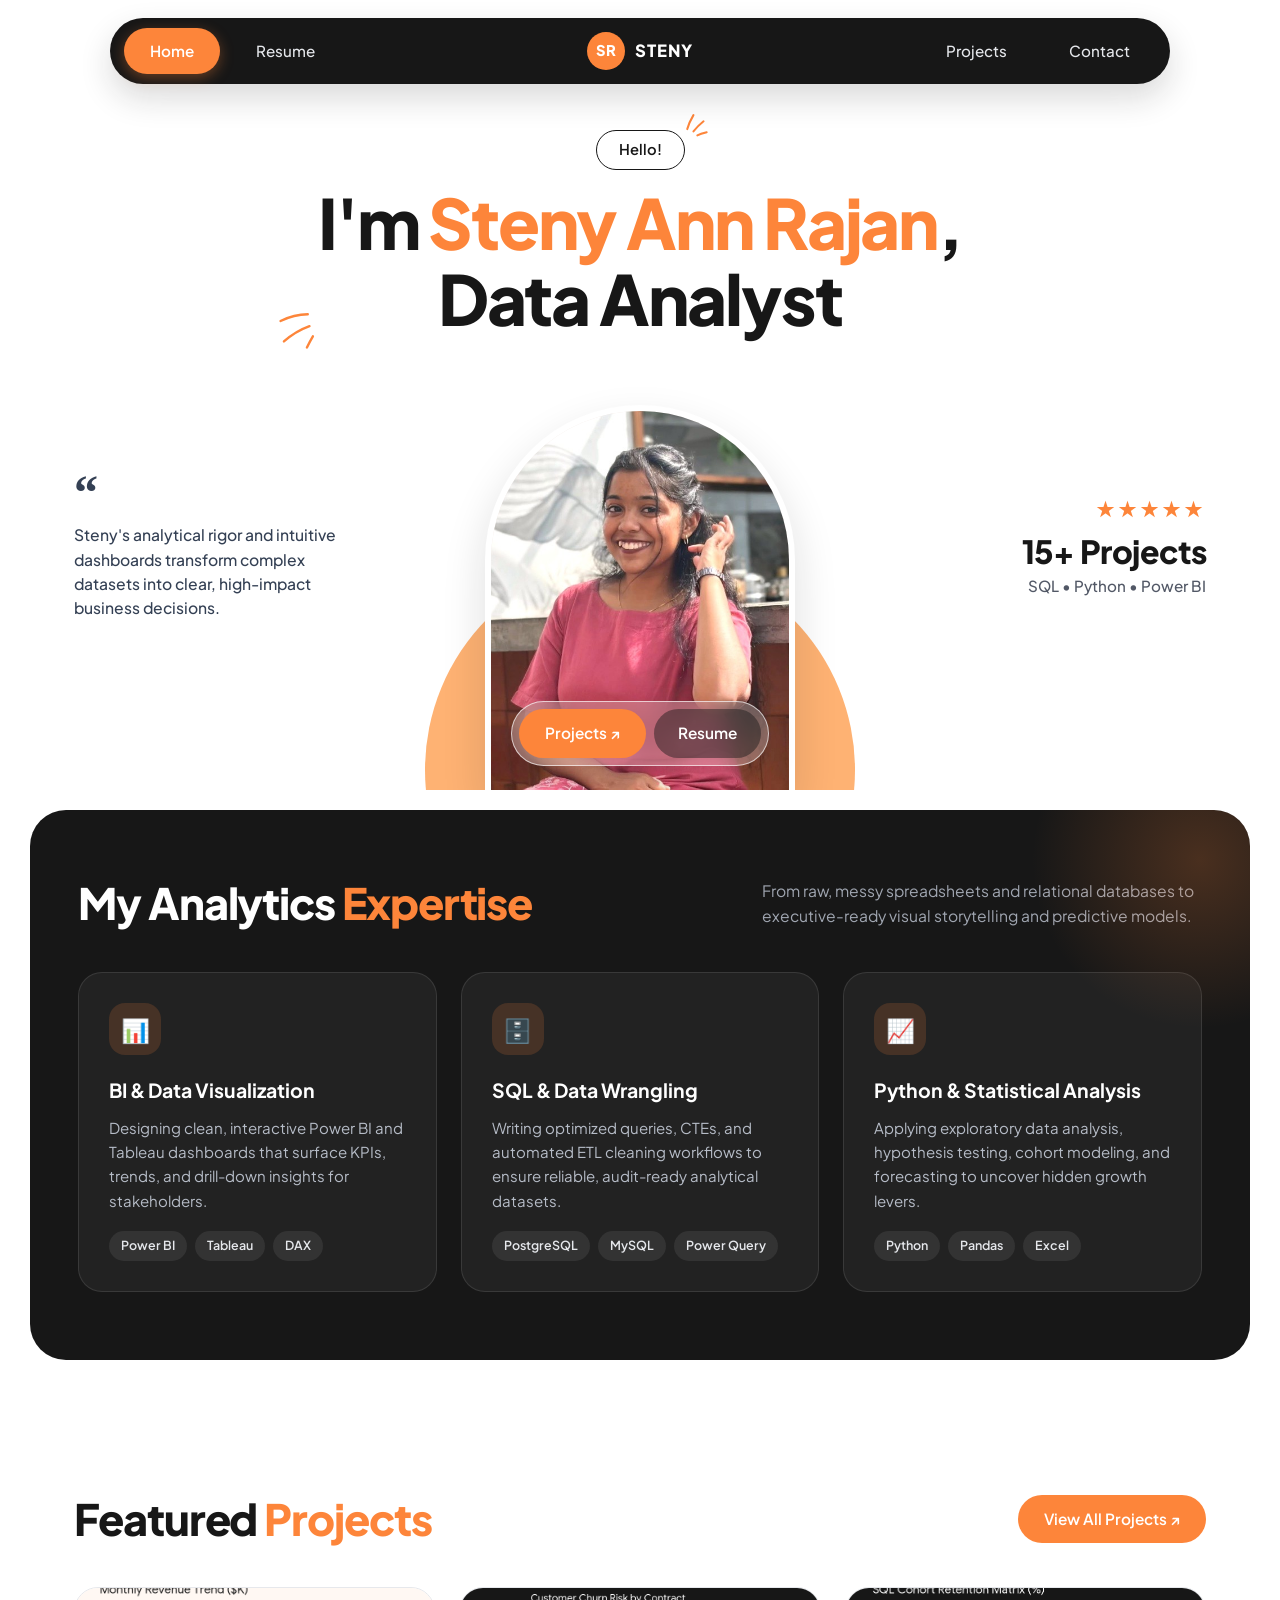
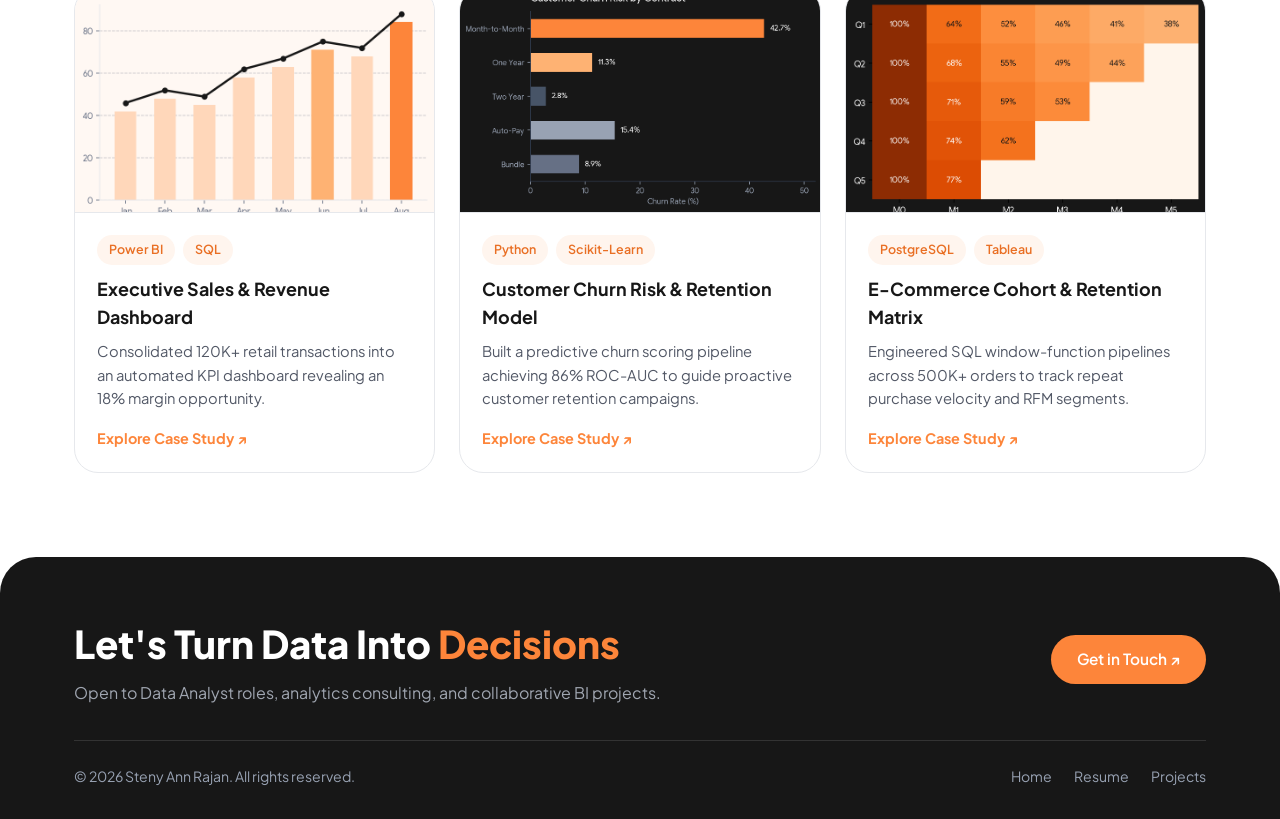
<file: index.html>
<!DOCTYPE html>
<html lang="en">
<head>
  <meta charset="UTF-8" />
  <meta name="viewport" content="width=device-width, initial-scale=1.0" />
  <title>Steny Ann Rajan — Data Analyst Portfolio</title>
  <link rel="stylesheet" href="styles.css" />
</head>
<body>
  <header class="site-header">
    <nav class="nav-pill" aria-label="Main Navigation">
      <div class="nav-group left">
        <a href="index.html" class="nav-link active">Home</a>
        <a href="resume.html" class="nav-link">Resume</a>
      </div>

      <a href="index.html" class="brand" aria-label="Steny Ann Rajan Home">
        <span class="brand-icon">SR</span>
        <span class="brand-name">Steny</span>
      </a>

      <div class="nav-group right">
        <a href="projects.html" class="nav-link">Projects</a>
        <a href="mailto:stenyannrajan@example.com" class="nav-link">Contact</a>
      </div>

      <button id="navToggle" class="nav-toggle" aria-label="Toggle menu" aria-expanded="false">☰</button>
    </nav>

    <div id="mobileMenu" class="mobile-menu">
      <a href="index.html" class="nav-link active">Home</a>
      <a href="resume.html" class="nav-link">Resume</a>
      <a href="projects.html" class="nav-link">Projects</a>
      <a href="mailto:stenyannrajan@example.com" class="nav-link">Contact</a>
    </div>
  </header>

  <main>
    <!-- HERO SECTION -->
    <section class="hero">
      <div class="container">
        <div class="hello-wrap">
          <span class="hello-pill">Hello!</span>
          <svg class="spark-top" viewBox="0 0 36 36" fill="none" xmlns="http://www.w3.org/2000/svg" aria-hidden="true">
            <path d="M8 22C10 15 13 9 16 4" stroke="#FD853A" stroke-width="2.6" stroke-linecap="round"/>
            <path d="M16 25C20 20 24 16 29 12" stroke="#FD853A" stroke-width="2.6" stroke-linecap="round"/>
            <path d="M21 30C25 28 29 27 33 26" stroke="#FD853A" stroke-width="2.6" stroke-linecap="round"/>
          </svg>
        </div>

        <div>
          <div class="hero-title-wrap">
            <h1 class="hero-title">
              I'm <span class="accent">Steny Ann Rajan</span>,<br />
              Data Analyst
            </h1>
            <svg class="spark-bottom" viewBox="0 0 54 54" fill="none" xmlns="http://www.w3.org/2000/svg" aria-hidden="true">
              <path d="M42 12C31 12 20 15 10 20" stroke="#FD853A" stroke-width="2.8" stroke-linecap="round"/>
              <path d="M44 26C33 30 23 36 14 44" stroke="#FD853A" stroke-width="2.8" stroke-linecap="round"/>
              <path d="M48 38C45 43 43 47 41 51" stroke="#FD853A" stroke-width="2.8" stroke-linecap="round"/>
            </svg>
          </div>
        </div>

        <div class="hero-stage">
          <!-- Left Testimonial / Value Statement -->
          <div class="hero-quote">
            <div class="quote-mark">“</div>
            <p>
              Steny's analytical rigor and intuitive dashboards transform complex datasets into clear, high-impact business decisions.
            </p>
          </div>

          <!-- Center Portrait + Orange Semi-Circle + Glass CTA -->
          <div class="hero-visual">
            <div class="orange-semicircle" aria-hidden="true"></div>
            <div class="portrait-frame">
              <img src="steny.jpg" alt="Steny Ann Rajan — Data Analyst" />
            </div>
            <div class="hero-cta-pill">
              <a href="projects.html" class="btn-primary-pill">Projects ↗</a>
              <a href="resume.html" class="btn-ghost-pill">Resume</a>
            </div>
          </div>

          <!-- Right Rating / Metric -->
          <div class="hero-rating">
            <div class="stars" aria-label="5 out of 5 stars">★★★★★</div>
            <div class="stat-number">15+ Projects</div>
            <div class="stat-label">SQL • Python • Power BI</div>
          </div>
        </div>
      </div>
    </section>

    <!-- DARK CORE EXPERTISE SECTION -->
    <section class="section-dark-wrap">
      <div class="section-dark">
        <div class="section-head">
          <h2 class="section-title">My Analytics <span class="accent">Expertise</span></h2>
          <p class="section-sub">
            From raw, messy spreadsheets and relational databases to executive-ready visual storytelling and predictive models.
          </p>
        </div>

        <div class="cards-3">
          <article class="service-card">
            <div class="service-icon">📊</div>
            <h3>BI &amp; Data Visualization</h3>
            <p>
              Designing clean, interactive Power BI and Tableau dashboards that surface KPIs, trends, and drill-down insights for stakeholders.
            </p>
            <div class="tag-row">
              <span class="tag-dark">Power BI</span>
              <span class="tag-dark">Tableau</span>
              <span class="tag-dark">DAX</span>
            </div>
          </article>

          <article class="service-card">
            <div class="service-icon">🗄️</div>
            <h3>SQL &amp; Data Wrangling</h3>
            <p>
              Writing optimized queries, CTEs, and automated ETL cleaning workflows to ensure reliable, audit-ready analytical datasets.
            </p>
            <div class="tag-row">
              <span class="tag-dark">PostgreSQL</span>
              <span class="tag-dark">MySQL</span>
              <span class="tag-dark">Power Query</span>
            </div>
          </article>

          <article class="service-card">
            <div class="service-icon">📈</div>
            <h3>Python &amp; Statistical Analysis</h3>
            <p>
              Applying exploratory data analysis, hypothesis testing, cohort modeling, and forecasting to uncover hidden growth levers.
            </p>
            <div class="tag-row">
              <span class="tag-dark">Python</span>
              <span class="tag-dark">Pandas</span>
              <span class="tag-dark">Excel</span>
            </div>
          </article>
        </div>
      </div>
    </section>

    <!-- FEATURED PROJECTS PREVIEW -->
    <section class="section-light">
      <div class="container">
        <div class="section-head">
          <h2 class="section-title">Featured <span class="accent">Projects</span></h2>
          <a href="projects.html" class="btn-primary-pill">View All Projects ↗</a>
        </div>

        <div class="cards-3">
          <article class="preview-card">
            <img src="project-sales.png" alt="Sales & Revenue Dashboard" class="preview-thumb" />
            <div class="preview-body">
              <div class="tag-row" style="margin-bottom:10px;">
                <span class="tag-light">Power BI</span>
                <span class="tag-light">SQL</span>
              </div>
              <h3>Executive Sales &amp; Revenue Dashboard</h3>
              <p>Consolidated 120K+ retail transactions into an automated KPI dashboard revealing an 18% margin opportunity.</p>
              <a href="projects.html" class="card-link">Explore Case Study ↗</a>
            </div>
          </article>

          <article class="preview-card">
            <img src="project-churn.png" alt="Customer Churn Analysis" class="preview-thumb" />
            <div class="preview-body">
              <div class="tag-row" style="margin-bottom:10px;">
                <span class="tag-light">Python</span>
                <span class="tag-light">Scikit-Learn</span>
              </div>
              <h3>Customer Churn Risk &amp; Retention Model</h3>
              <p>Built a predictive churn scoring pipeline achieving 86% ROC-AUC to guide proactive customer retention campaigns.</p>
              <a href="projects.html" class="card-link">Explore Case Study ↗</a>
            </div>
          </article>

          <article class="preview-card">
            <img src="project-cohort.png" alt="SQL Cohort Retention Matrix" class="preview-thumb" />
            <div class="preview-body">
              <div class="tag-row" style="margin-bottom:10px;">
                <span class="tag-light">PostgreSQL</span>
                <span class="tag-light">Tableau</span>
              </div>
              <h3>E-Commerce Cohort &amp; Retention Matrix</h3>
              <p>Engineered SQL window-function pipelines across 500K+ orders to track repeat purchase velocity and RFM segments.</p>
              <a href="projects.html" class="card-link">Explore Case Study ↗</a>
            </div>
          </article>
        </div>
      </div>
    </section>
  </main>

  <footer class="site-footer">
    <div class="container">
      <div class="footer-top">
        <div>
          <h2>Let's Turn Data Into <span class="accent">Decisions</span></h2>
          <p style="color:#A0A6B1; margin-top:6px;">Open to Data Analyst roles, analytics consulting, and collaborative BI projects.</p>
        </div>
        <a href="mailto:stenyannrajan@example.com" class="btn-primary-pill">Get in Touch ↗</a>
      </div>
      <div class="footer-bottom">
        <p>© 2026 Steny Ann Rajan. All rights reserved.</p>
        <div class="footer-links">
          <a href="index.html">Home</a>
          <a href="resume.html">Resume</a>
          <a href="projects.html">Projects</a>
        </div>
      </div>
    </div>
  </footer>
  <script src="script.js"></script>
</body>
</html>
</file>
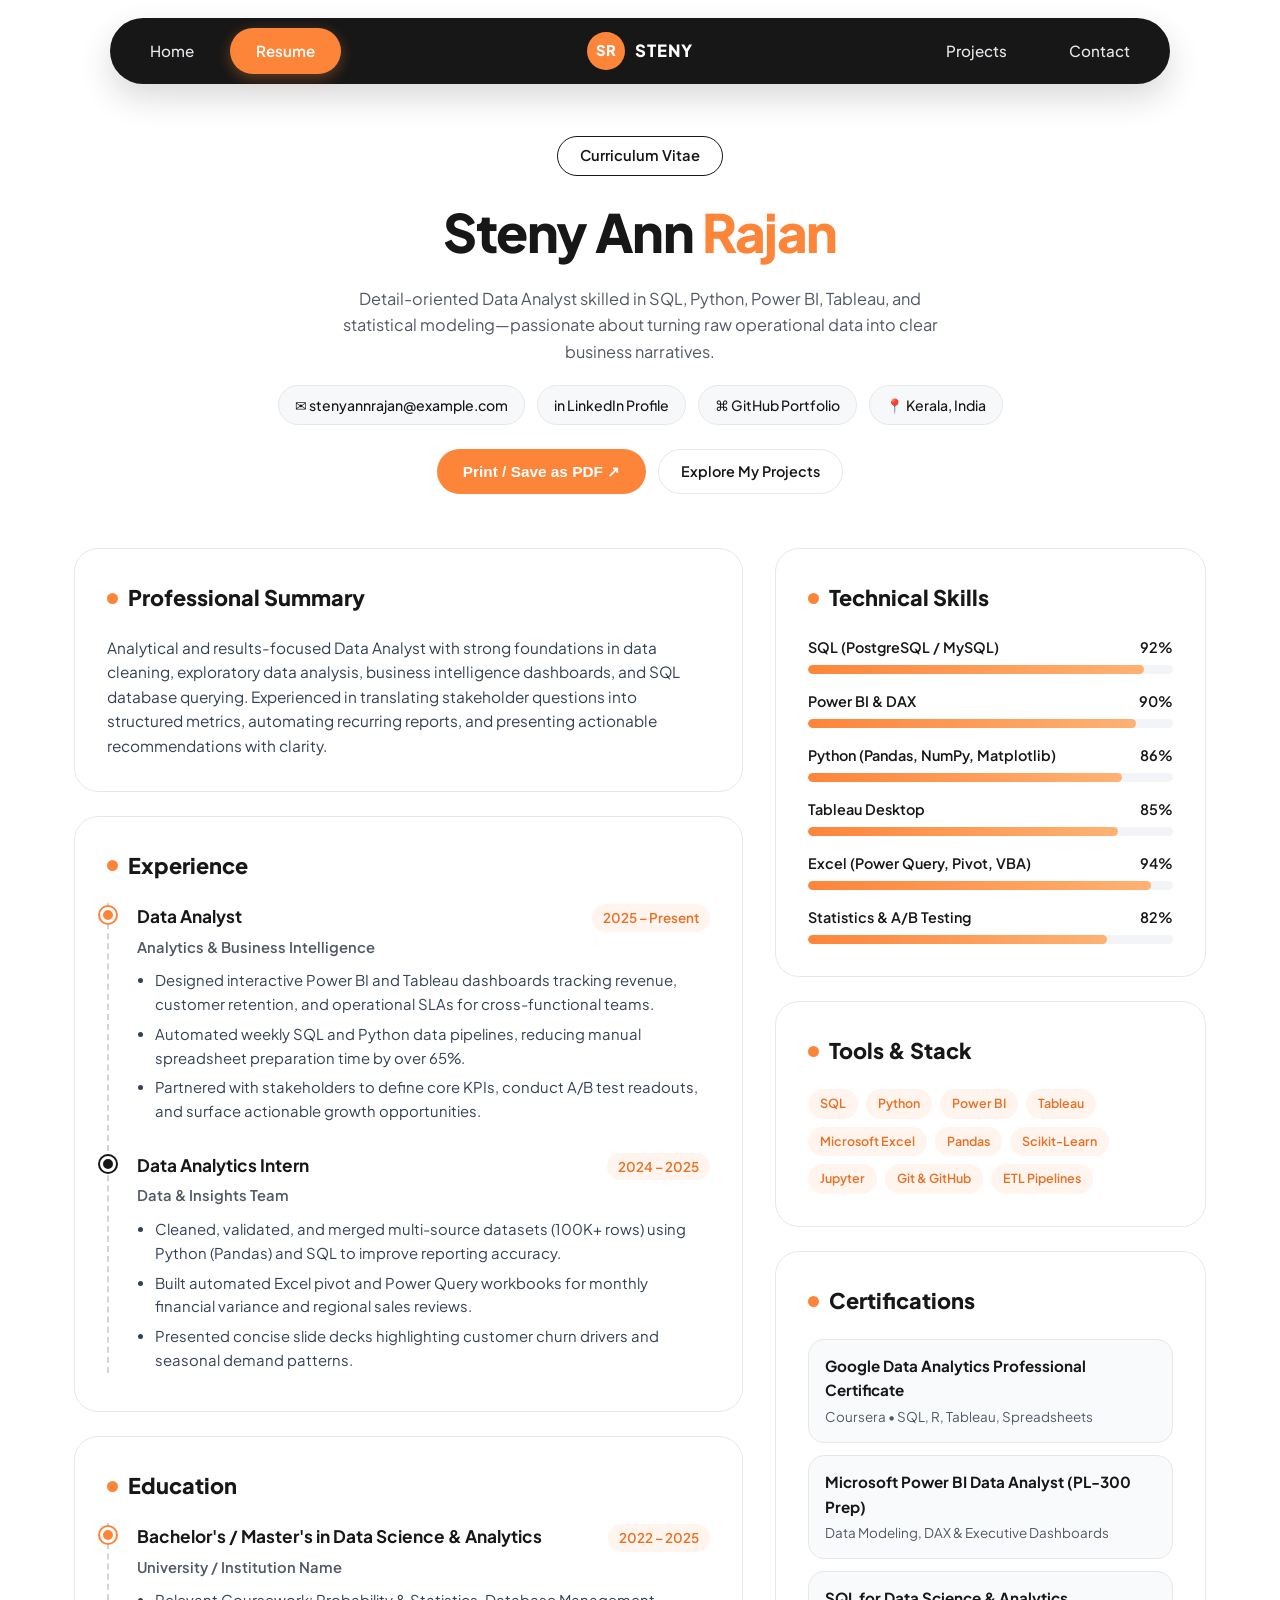
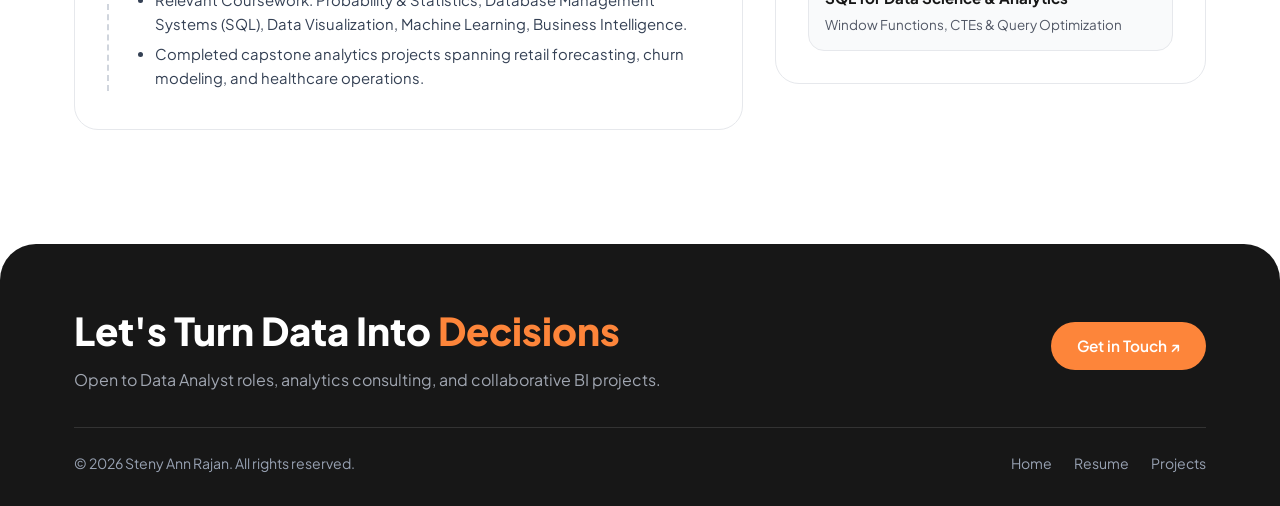
<file: resume.html>
<!DOCTYPE html>
<html lang="en">
<head>
  <meta charset="UTF-8" />
  <meta name="viewport" content="width=device-width, initial-scale=1.0" />
  <title>Resume — Steny Ann Rajan | Data Analyst</title>
  <link rel="stylesheet" href="styles.css" />
</head>
<body>
  <header class="site-header">
    <nav class="nav-pill" aria-label="Main Navigation">
      <div class="nav-group left">
        <a href="index.html" class="nav-link">Home</a>
        <a href="resume.html" class="nav-link active">Resume</a>
      </div>

      <a href="index.html" class="brand" aria-label="Steny Ann Rajan Home">
        <span class="brand-icon">SR</span>
        <span class="brand-name">Steny</span>
      </a>

      <div class="nav-group right">
        <a href="projects.html" class="nav-link">Projects</a>
        <a href="mailto:stenyannrajan@example.com" class="nav-link">Contact</a>
      </div>

      <button id="navToggle" class="nav-toggle" aria-label="Toggle menu" aria-expanded="false">☰</button>
    </nav>

    <div id="mobileMenu" class="mobile-menu">
      <a href="index.html" class="nav-link">Home</a>
      <a href="resume.html" class="nav-link active">Resume</a>
      <a href="projects.html" class="nav-link">Projects</a>
      <a href="mailto:stenyannrajan@example.com" class="nav-link">Contact</a>
    </div>
  </header>

  <main class="container">
    <section class="page-hero">
      <div class="hello-wrap">
        <span class="hello-pill">Curriculum Vitae</span>
      </div>
      <h1>Steny Ann <span class="accent">Rajan</span></h1>
      <p>
        Detail-oriented Data Analyst skilled in SQL, Python, Power BI, Tableau, and statistical modeling—passionate about turning raw operational data into clear business narratives.
      </p>

      <div class="contact-strip">
        <a href="mailto:stenyannrajan@example.com" class="contact-chip">✉ stenyannrajan@example.com</a>
        <a href="https://linkedin.com" target="_blank" rel="noopener" class="contact-chip">in LinkedIn Profile</a>
        <a href="https://github.com" target="_blank" rel="noopener" class="contact-chip">⌘ GitHub Portfolio</a>
        <span class="contact-chip">📍 Kerala, India</span>
      </div>

      <div class="resume-actions">
        <button onclick="window.print()" class="btn-primary-pill">Print / Save as PDF ↗</button>
        <a href="projects.html" class="filter-btn">Explore My Projects</a>
      </div>
    </section>

    <section class="resume-grid">
      <!-- Left Main Column -->
      <div>
        <div class="resume-card">
          <h2><span class="dot"></span> Professional Summary</h2>
          <p style="color:#344054; font-size:0.96rem;">
            Analytical and results-focused Data Analyst with strong foundations in data cleaning, exploratory data analysis, business intelligence dashboards, and SQL database querying. Experienced in translating stakeholder questions into structured metrics, automating recurring reports, and presenting actionable recommendations with clarity.
          </p>
        </div>

        <div class="resume-card">
          <h2><span class="dot"></span> Experience</h2>
          <div class="timeline">
            <div class="timeline-item">
              <div class="timeline-node"></div>
              <div class="timeline-meta">
                <div class="timeline-role">Data Analyst</div>
                <span class="timeline-date">2025 – Present</span>
              </div>
              <div class="timeline-org">Analytics &amp; Business Intelligence</div>
              <ul class="timeline-list">
                <li>Designed interactive Power BI and Tableau dashboards tracking revenue, customer retention, and operational SLAs for cross-functional teams.</li>
                <li>Automated weekly SQL and Python data pipelines, reducing manual spreadsheet preparation time by over 65%.</li>
                <li>Partnered with stakeholders to define core KPIs, conduct A/B test readouts, and surface actionable growth opportunities.</li>
              </ul>
            </div>

            <div class="timeline-item">
              <div class="timeline-node dark"></div>
              <div class="timeline-meta">
                <div class="timeline-role">Data Analytics Intern</div>
                <span class="timeline-date">2024 – 2025</span>
              </div>
              <div class="timeline-org">Data &amp; Insights Team</div>
              <ul class="timeline-list">
                <li>Cleaned, validated, and merged multi-source datasets (100K+ rows) using Python (Pandas) and SQL to improve reporting accuracy.</li>
                <li>Built automated Excel pivot and Power Query workbooks for monthly financial variance and regional sales reviews.</li>
                <li>Presented concise slide decks highlighting customer churn drivers and seasonal demand patterns.</li>
              </ul>
            </div>
          </div>
        </div>

        <div class="resume-card">
          <h2><span class="dot"></span> Education</h2>
          <div class="timeline">
            <div class="timeline-item">
              <div class="timeline-node"></div>
              <div class="timeline-meta">
                <div class="timeline-role">Bachelor's / Master's in Data Science &amp; Analytics</div>
                <span class="timeline-date">2022 – 2025</span>
              </div>
              <div class="timeline-org">University / Institution Name</div>
              <ul class="timeline-list">
                <li>Relevant Coursework: Probability &amp; Statistics, Database Management Systems (SQL), Data Visualization, Machine Learning, Business Intelligence.</li>
                <li>Completed capstone analytics projects spanning retail forecasting, churn modeling, and healthcare operations.</li>
              </ul>
            </div>
          </div>
        </div>
      </div>

      <!-- Right Sidebar Column -->
      <div>
        <div class="resume-card">
          <h2><span class="dot"></span> Technical Skills</h2>

          <div class="skill-bar-item">
            <div class="skill-bar-head"><span>SQL (PostgreSQL / MySQL)</span><span>92%</span></div>
            <div class="skill-track"><div class="skill-fill" style="width:92%"></div></div>
          </div>

          <div class="skill-bar-item">
            <div class="skill-bar-head"><span>Power BI &amp; DAX</span><span>90%</span></div>
            <div class="skill-track"><div class="skill-fill" style="width:90%"></div></div>
          </div>

          <div class="skill-bar-item">
            <div class="skill-bar-head"><span>Python (Pandas, NumPy, Matplotlib)</span><span>86%</span></div>
            <div class="skill-track"><div class="skill-fill" style="width:86%"></div></div>
          </div>

          <div class="skill-bar-item">
            <div class="skill-bar-head"><span>Tableau Desktop</span><span>85%</span></div>
            <div class="skill-track"><div class="skill-fill" style="width:85%"></div></div>
          </div>

          <div class="skill-bar-item">
            <div class="skill-bar-head"><span>Excel (Power Query, Pivot, VBA)</span><span>94%</span></div>
            <div class="skill-track"><div class="skill-fill" style="width:94%"></div></div>
          </div>

          <div class="skill-bar-item">
            <div class="skill-bar-head"><span>Statistics &amp; A/B Testing</span><span>82%</span></div>
            <div class="skill-track"><div class="skill-fill" style="width:82%"></div></div>
          </div>
        </div>

        <div class="resume-card">
          <h2><span class="dot"></span> Tools &amp; Stack</h2>
          <div class="tag-row">
            <span class="tag-light">SQL</span>
            <span class="tag-light">Python</span>
            <span class="tag-light">Power BI</span>
            <span class="tag-light">Tableau</span>
            <span class="tag-light">Microsoft Excel</span>
            <span class="tag-light">Pandas</span>
            <span class="tag-light">Scikit-Learn</span>
            <span class="tag-light">Jupyter</span>
            <span class="tag-light">Git &amp; GitHub</span>
            <span class="tag-light">ETL Pipelines</span>
          </div>
        </div>

        <div class="resume-card">
          <h2><span class="dot"></span> Certifications</h2>
          <div class="cert-item">
            <h4>Google Data Analytics Professional Certificate</h4>
            <span>Coursera • SQL, R, Tableau, Spreadsheets</span>
          </div>
          <div class="cert-item">
            <h4>Microsoft Power BI Data Analyst (PL-300 Prep)</h4>
            <span>Data Modeling, DAX &amp; Executive Dashboards</span>
          </div>
          <div class="cert-item">
            <h4>SQL for Data Science &amp; Analytics</h4>
            <span>Window Functions, CTEs &amp; Query Optimization</span>
          </div>
        </div>
      </div>
    </section>
  </main>

  <footer class="site-footer">
    <div class="container">
      <div class="footer-top">
        <div>
          <h2>Let's Turn Data Into <span class="accent">Decisions</span></h2>
          <p style="color:#A0A6B1; margin-top:6px;">Open to Data Analyst roles, analytics consulting, and collaborative BI projects.</p>
        </div>
        <a href="mailto:stenyannrajan@example.com" class="btn-primary-pill">Get in Touch ↗</a>
      </div>
      <div class="footer-bottom">
        <p>© 2026 Steny Ann Rajan. All rights reserved.</p>
        <div class="footer-links">
          <a href="index.html">Home</a>
          <a href="resume.html">Resume</a>
          <a href="projects.html">Projects</a>
        </div>
      </div>
    </div>
  </footer>
  <script src="script.js"></script>
</body>
</html>
</file>
<file: styles.css>
/* Steny Ann Rajan — Data Analyst Portfolio Stylesheet */
@import url('https://fonts.googleapis.com/css2?family=Plus+Jakarta+Sans:wght@400;500;600;700;800&display=swap');

:root {
  --orange: #FD853A;
  --orange-hover: #E96F24;
  --orange-soft: #FEB273;
  --orange-tint: #FFF5EE;
  --dark: #171717;
  --dark-card: #222222;
  --text-main: #171717;
  --text-muted: #525866;
  --border-light: #E6E8EC;
  --white: #FFFFFF;
  --radius-pill: 999px;
  --radius-lg: 28px;
  --radius-md: 18px;
  --shadow-soft: 0 16px 40px rgba(23, 23, 23, 0.08);
  --shadow-orange: 0 12px 28px rgba(253, 133, 58, 0.28);
}

* {
  box-sizing: border-box;
  margin: 0;
  padding: 0;
}

html {
  scroll-behavior: smooth;
}

body {
  font-family: 'Plus Jakarta Sans', -apple-system, BlinkMacSystemFont, 'Segoe UI', sans-serif;
  background-color: var(--white);
  color: var(--text-main);
  line-height: 1.6;
  -webkit-font-smoothing: antialiased;
  overflow-x: hidden;
}

a {
  text-decoration: none;
  color: inherit;
}

img {
  max-width: 100%;
  display: block;
}

.container {
  width: 100%;
  max-width: 1180px;
  margin: 0 auto;
  padding: 0 24px;
}

/* ==================== FLOATING PILL NAVBAR ==================== */
.site-header {
  position: sticky;
  top: 18px;
  z-index: 1000;
  padding: 0 20px;
  margin-top: 18px;
}

.nav-pill {
  max-width: 1060px;
  margin: 0 auto;
  background: var(--dark);
  border-radius: var(--radius-pill);
  padding: 10px 14px;
  display: grid;
  grid-template-columns: 1fr auto 1fr;
  align-items: center;
  box-shadow: 0 14px 32px rgba(23, 23, 23, 0.16);
}

.nav-group {
  display: flex;
  align-items: center;
  gap: 10px;
}

.nav-group.left {
  justify-content: flex-start;
}

.nav-group.right {
  justify-content: flex-end;
}

.nav-link {
  color: #E5E7EB;
  font-size: 0.95rem;
  font-weight: 500;
  padding: 11px 26px;
  border-radius: var(--radius-pill);
  transition: background 0.22s ease, color 0.22s ease, transform 0.2s ease;
}

.nav-link:hover {
  color: var(--white);
  background: rgba(255, 255, 255, 0.08);
}

.nav-link.active {
  background: var(--orange);
  color: var(--white);
  font-weight: 600;
  box-shadow: 0 4px 14px rgba(253, 133, 58, 0.35);
}

.brand {
  display: inline-flex;
  align-items: center;
  gap: 10px;
  padding: 4px 12px;
}

.brand-icon {
  width: 38px;
  height: 38px;
  border-radius: 50%;
  background: var(--orange);
  color: var(--white);
  display: inline-flex;
  align-items: center;
  justify-content: center;
  font-weight: 800;
  font-size: 0.92rem;
  letter-spacing: -0.02em;
}

.brand-name {
  color: var(--white);
  font-weight: 800;
  font-size: 1.05rem;
  letter-spacing: 0.06em;
  text-transform: uppercase;
}

.nav-toggle {
  display: none;
  background: transparent;
  border: 1px solid rgba(255, 255, 255, 0.2);
  color: var(--white);
  width: 42px;
  height: 42px;
  border-radius: 50%;
  cursor: pointer;
  font-size: 1.2rem;
  align-items: center;
  justify-content: center;
}

.mobile-menu {
  display: none;
  max-width: 1060px;
  margin: 10px auto 0;
  background: var(--dark);
  border-radius: 24px;
  padding: 14px;
  flex-direction: column;
  gap: 6px;
  box-shadow: 0 16px 36px rgba(23, 23, 23, 0.22);
}

.mobile-menu.open {
  display: flex;
}

.mobile-menu .nav-link {
  text-align: center;
  width: 100%;
}

/* ==================== HERO SECTION (REFERENCE MATCH) ==================== */
.hero {
  padding: 46px 0 0;
  text-align: center;
  position: relative;
}

.hello-wrap {
  position: relative;
  display: inline-block;
  margin-bottom: 14px;
}

.hello-pill {
  display: inline-block;
  padding: 7px 22px;
  border: 1.5px solid var(--dark);
  border-radius: var(--radius-pill);
  font-size: 0.92rem;
  font-weight: 600;
  color: var(--dark);
  background: var(--white);
}

.spark-top {
  position: absolute;
  top: -18px;
  right: -24px;
  width: 28px;
  height: 28px;
}

.hero-title-wrap {
  position: relative;
  display: inline-block;
  margin-bottom: 12px;
}

.hero-title {
  font-size: clamp(2.5rem, 5.4vw, 4.4rem);
  font-weight: 800;
  line-height: 1.1;
  letter-spacing: -0.03em;
  color: var(--dark);
}

.hero-title .accent {
  color: var(--orange);
}

.spark-bottom {
  position: absolute;
  left: -46px;
  bottom: -14px;
  width: 46px;
  height: 46px;
}

/* 3-Column Hero Stage */
.hero-stage {
  display: grid;
  grid-template-columns: 1fr minmax(300px, 460px) 1fr;
  align-items: center;
  gap: 24px;
  margin-top: 12px;
  position: relative;
}

.hero-quote {
  text-align: left;
  max-width: 290px;
  justify-self: start;
  padding-bottom: 60px;
}

.quote-mark {
  font-size: 3rem;
  line-height: 1;
  color: #344054;
  font-weight: 800;
  margin-bottom: 6px;
  font-family: Georgia, serif;
}

.hero-quote p {
  font-size: 0.98rem;
  color: #344054;
  font-weight: 500;
  line-height: 1.55;
}

.hero-rating {
  text-align: right;
  justify-self: end;
  padding-bottom: 60px;
}

.stars {
  color: var(--orange);
  font-size: 1.35rem;
  letter-spacing: 3px;
  margin-bottom: 8px;
}

.stat-number {
  font-size: 2rem;
  font-weight: 800;
  color: var(--dark);
  line-height: 1.1;
  letter-spacing: -0.02em;
}

.stat-label {
  font-size: 0.95rem;
  color: var(--text-muted);
  font-weight: 500;
  margin-top: 4px;
}

/* Center Portrait + Signature Orange Semi-Circle */
.hero-visual {
  position: relative;
  display: flex;
  justify-content: center;
  align-items: flex-end;
  min-height: 430px;
  overflow: hidden;
  padding-top: 16px;
}

.orange-semicircle {
  position: absolute;
  bottom: -195px;
  left: 50%;
  transform: translateX(-50%);
  width: 430px;
  height: 430px;
  background: var(--orange-soft);
  border-radius: 50%;
  z-index: 1;
}

.portrait-frame {
  position: relative;
  z-index: 2;
  width: 310px;
  height: 385px;
  border-radius: 170px 170px 0 0;
  overflow: hidden;
  border: 6px solid var(--white);
  border-bottom: none;
  box-shadow: 0 20px 44px rgba(23, 23, 23, 0.14);
  background: #F6ECE6;
}

.portrait-frame img {
  width: 100%;
  height: 100%;
  object-fit: cover;
  object-position: center top;
}

/* Glassmorphism Floating CTA Pill */
.hero-cta-pill {
  position: absolute;
  bottom: 24px;
  left: 50%;
  transform: translateX(-50%);
  z-index: 4;
  display: inline-flex;
  align-items: center;
  gap: 8px;
  padding: 7px;
  border-radius: var(--radius-pill);
  background: rgba(255, 255, 255, 0.24);
  backdrop-filter: blur(12px);
  -webkit-backdrop-filter: blur(12px);
  border: 1.5px solid rgba(255, 255, 255, 0.65);
  box-shadow: 0 12px 30px rgba(23, 23, 23, 0.16);
}

.btn-primary-pill {
  display: inline-flex;
  align-items: center;
  gap: 6px;
  background: var(--orange);
  color: var(--white);
  font-weight: 600;
  font-size: 0.96rem;
  padding: 12px 26px;
  border-radius: var(--radius-pill);
  border: none;
  cursor: pointer;
  transition: background 0.2s ease, transform 0.2s ease;
  white-space: nowrap;
}

.btn-primary-pill:hover {
  background: var(--orange-hover);
  transform: translateY(-1px);
}

.btn-ghost-pill {
  display: inline-flex;
  align-items: center;
  gap: 6px;
  background: rgba(23, 23, 23, 0.45);
  color: var(--white);
  font-weight: 600;
  font-size: 0.96rem;
  padding: 12px 24px;
  border-radius: var(--radius-pill);
  transition: background 0.2s ease;
  white-space: nowrap;
}

.btn-ghost-pill:hover {
  background: rgba(23, 23, 23, 0.72);
}

/* ==================== DARK SERVICES SECTION ==================== */
.section-dark-wrap {
  padding: 20px 20px 70px;
}

.section-dark {
  max-width: 1220px;
  margin: 0 auto;
  background: var(--dark);
  color: var(--white);
  border-radius: 36px;
  padding: 68px 48px;
  position: relative;
  overflow: hidden;
}

.section-dark::before {
  content: '';
  position: absolute;
  top: -120px;
  right: -120px;
  width: 340px;
  height: 340px;
  background: radial-gradient(circle, rgba(253, 133, 58, 0.22), transparent 70%);
  pointer-events: none;
}

.section-head {
  display: flex;
  justify-content: space-between;
  align-items: flex-end;
  gap: 24px;
  margin-bottom: 44px;
  flex-wrap: wrap;
}

.section-title {
  font-size: clamp(1.9rem, 3.4vw, 2.7rem);
  font-weight: 800;
  letter-spacing: -0.025em;
  line-height: 1.15;
}

.section-title .accent {
  color: var(--orange);
}

.section-sub {
  max-width: 440px;
  font-size: 0.98rem;
  color: #A0A6B1;
}

.section-sub.light {
  color: var(--text-muted);
}

.cards-3 {
  display: grid;
  grid-template-columns: repeat(3, 1fr);
  gap: 24px;
}

.service-card {
  background: rgba(255, 255, 255, 0.05);
  border: 1px solid rgba(255, 255, 255, 0.1);
  border-radius: 24px;
  padding: 30px;
  transition: transform 0.25s ease, border-color 0.25s ease, background 0.25s ease;
}

.service-card:hover {
  transform: translateY(-6px);
  border-color: var(--orange);
  background: rgba(253, 133, 58, 0.07);
}

.service-icon {
  width: 52px;
  height: 52px;
  border-radius: 16px;
  background: rgba(253, 133, 58, 0.16);
  color: var(--orange);
  display: flex;
  align-items: center;
  justify-content: center;
  font-size: 1.45rem;
  margin-bottom: 20px;
}

.service-card h3 {
  font-size: 1.22rem;
  font-weight: 700;
  margin-bottom: 10px;
}

.service-card p {
  font-size: 0.94rem;
  color: #B6BCC7;
  margin-bottom: 18px;
}

.tag-row {
  display: flex;
  flex-wrap: wrap;
  gap: 8px;
}

.tag-dark {
  font-size: 0.78rem;
  font-weight: 600;
  padding: 5px 12px;
  border-radius: var(--radius-pill);
  background: rgba(255, 255, 255, 0.08);
  color: #E5E7EB;
}

.tag-light {
  font-size: 0.78rem;
  font-weight: 600;
  padding: 5px 12px;
  border-radius: var(--radius-pill);
  background: var(--orange-tint);
  color: var(--orange-hover);
}

/* ==================== FEATURED / LIGHT SECTIONS ==================== */
.section-light {
  padding: 64px 0;
}

.preview-card {
  background: var(--white);
  border: 1px solid var(--border-light);
  border-radius: 24px;
  overflow: hidden;
  transition: transform 0.25s ease, box-shadow 0.25s ease, border-color 0.25s ease;
  display: flex;
  flex-direction: column;
}

.preview-card:hover {
  transform: translateY(-6px);
  box-shadow: var(--shadow-soft);
  border-color: var(--orange-soft);
}

.preview-thumb {
  width: 100%;
  aspect-ratio: 16 / 10;
  object-fit: cover;
  border-bottom: 1px solid var(--border-light);
}

.preview-body {
  padding: 22px;
  display: flex;
  flex-direction: column;
  flex: 1;
}

.preview-body h3 {
  font-size: 1.12rem;
  font-weight: 700;
  margin-bottom: 8px;
}

.preview-body p {
  font-size: 0.92rem;
  color: var(--text-muted);
  margin-bottom: 16px;
  flex: 1;
}

.card-link {
  display: inline-flex;
  align-items: center;
  gap: 6px;
  font-size: 0.9rem;
  font-weight: 700;
  color: var(--orange);
  cursor: pointer;
  background: none;
  border: none;
  padding: 0;
  font-family: inherit;
}

.card-link:hover {
  color: var(--orange-hover);
}

/* ==================== PAGE HEADER (RESUME & PROJECTS) ==================== */
.page-hero {
  padding: 52px 0 34px;
  text-align: center;
}

.page-hero h1 {
  font-size: clamp(2.1rem, 4.2vw, 3.3rem);
  font-weight: 800;
  letter-spacing: -0.03em;
  margin-bottom: 12px;
}

.page-hero h1 .accent {
  color: var(--orange);
}

.page-hero p {
  max-width: 620px;
  margin: 0 auto;
  color: var(--text-muted);
  font-size: 1.02rem;
}

/* ==================== RESUME PAGE ==================== */
.resume-actions {
  display: flex;
  justify-content: center;
  flex-wrap: wrap;
  gap: 12px;
  margin-top: 24px;
}

.contact-strip {
  display: flex;
  justify-content: center;
  flex-wrap: wrap;
  gap: 12px;
  margin-top: 20px;
}

.contact-chip {
  display: inline-flex;
  align-items: center;
  gap: 8px;
  padding: 8px 16px;
  border-radius: var(--radius-pill);
  background: #F7F8FA;
  border: 1px solid var(--border-light);
  font-size: 0.88rem;
  font-weight: 500;
  color: var(--dark);
  transition: border-color 0.2s ease, background 0.2s ease;
}

.contact-chip:hover {
  border-color: var(--orange);
  background: var(--orange-tint);
}

.resume-grid {
  display: grid;
  grid-template-columns: 1.55fr 1fr;
  gap: 32px;
  padding: 20px 0 70px;
}

.resume-card {
  background: var(--white);
  border: 1px solid var(--border-light);
  border-radius: 24px;
  padding: 32px;
  margin-bottom: 24px;
}

.resume-card h2 {
  font-size: 1.35rem;
  font-weight: 800;
  margin-bottom: 20px;
  display: flex;
  align-items: center;
  gap: 10px;
}

.resume-card h2 .dot {
  width: 11px;
  height: 11px;
  border-radius: 50%;
  background: var(--orange);
  display: inline-block;
}

.timeline {
  position: relative;
  padding-left: 28px;
  border-left: 2px dashed #D0D5DD;
}

.timeline-item {
  position: relative;
  margin-bottom: 28px;
}

.timeline-item:last-child {
  margin-bottom: 0;
}

.timeline-node {
  position: absolute;
  left: -37px;
  top: 4px;
  width: 16px;
  height: 16px;
  border-radius: 50%;
  background: var(--orange);
  border: 3px solid var(--white);
  box-shadow: 0 0 0 2px var(--orange);
}

.timeline-node.dark {
  background: var(--dark);
  box-shadow: 0 0 0 2px var(--dark);
}

.timeline-meta {
  display: flex;
  justify-content: space-between;
  align-items: baseline;
  flex-wrap: wrap;
  gap: 8px;
  margin-bottom: 4px;
}

.timeline-role {
  font-size: 1.08rem;
  font-weight: 700;
  color: var(--dark);
}

.timeline-date {
  font-size: 0.84rem;
  font-weight: 600;
  color: var(--orange-hover);
  background: var(--orange-tint);
  padding: 3px 11px;
  border-radius: var(--radius-pill);
}

.timeline-org {
  font-size: 0.92rem;
  font-weight: 600;
  color: var(--text-muted);
  margin-bottom: 10px;
}

.timeline-list {
  padding-left: 18px;
  color: #344054;
  font-size: 0.93rem;
}

.timeline-list li {
  margin-bottom: 6px;
}

/* Skill Bars */
.skill-bar-item {
  margin-bottom: 16px;
}

.skill-bar-item:last-child {
  margin-bottom: 0;
}

.skill-bar-head {
  display: flex;
  justify-content: space-between;
  font-size: 0.9rem;
  font-weight: 600;
  margin-bottom: 6px;
}

.skill-track {
  width: 100%;
  height: 9px;
  border-radius: var(--radius-pill);
  background: #F2F4F7;
  overflow: hidden;
}

.skill-fill {
  height: 100%;
  border-radius: var(--radius-pill);
  background: linear-gradient(90deg, var(--orange), var(--orange-soft));
}

.cert-item {
  padding: 14px 16px;
  border-radius: 16px;
  background: #F9FAFB;
  border: 1px solid var(--border-light);
  margin-bottom: 12px;
}

.cert-item:last-child {
  margin-bottom: 0;
}

.cert-item h4 {
  font-size: 0.95rem;
  font-weight: 700;
  color: var(--dark);
}

.cert-item span {
  font-size: 0.84rem;
  color: var(--text-muted);
}

/* ==================== PROJECTS PAGE ==================== */
.filter-bar {
  display: flex;
  justify-content: center;
  flex-wrap: wrap;
  gap: 10px;
  margin: 26px 0 40px;
}

.filter-btn {
  padding: 10px 22px;
  border-radius: var(--radius-pill);
  border: 1.5px solid var(--border-light);
  background: var(--white);
  color: var(--dark);
  font-family: inherit;
  font-size: 0.9rem;
  font-weight: 600;
  cursor: pointer;
  transition: all 0.2s ease;
}

.filter-btn:hover {
  border-color: var(--orange);
  color: var(--orange);
}

.filter-btn.active {
  background: var(--dark);
  border-color: var(--dark);
  color: var(--white);
}

.projects-grid {
  display: grid;
  grid-template-columns: repeat(3, 1fr);
  gap: 26px;
  padding-bottom: 76px;
}

.project-metric {
  display: inline-block;
  font-size: 0.82rem;
  font-weight: 700;
  color: var(--dark);
  background: #F2F4F7;
  padding: 5px 12px;
  border-radius: var(--radius-pill);
  margin-bottom: 12px;
}

/* Project Modal */
.modal-backdrop {
  position: fixed;
  inset: 0;
  background: rgba(23, 23, 23, 0.68);
  backdrop-filter: blur(6px);
  display: none;
  align-items: center;
  justify-content: center;
  padding: 20px;
  z-index: 2000;
}

.modal-backdrop.open {
  display: flex;
}

.modal-box {
  background: var(--white);
  border-radius: 28px;
  max-width: 680px;
  width: 100%;
  max-height: 90vh;
  overflow-y: auto;
  box-shadow: 0 24px 60px rgba(0, 0, 0, 0.3);
  position: relative;
}

.modal-close {
  position: absolute;
  top: 16px;
  right: 16px;
  width: 38px;
  height: 38px;
  border-radius: 50%;
  border: none;
  background: var(--dark);
  color: var(--white);
  font-size: 1.2rem;
  cursor: pointer;
  z-index: 5;
}

.modal-img {
  width: 100%;
  max-height: 260px;
  object-fit: cover;
  border-bottom: 1px solid var(--border-light);
}

.modal-content {
  padding: 28px 30px 32px;
}

.modal-content h2 {
  font-size: 1.5rem;
  font-weight: 800;
  margin: 10px 0 12px;
}

.modal-content p {
  color: #344054;
  font-size: 0.96rem;
  margin-bottom: 16px;
}

.modal-highlights {
  background: var(--orange-tint);
  border-radius: 16px;
  padding: 16px 20px;
  margin-bottom: 20px;
}

.modal-highlights h4 {
  font-size: 0.9rem;
  font-weight: 700;
  color: var(--orange-hover);
  margin-bottom: 8px;
}

.modal-highlights ul {
  padding-left: 18px;
  font-size: 0.92rem;
  color: var(--dark);
}

.modal-highlights li {
  margin-bottom: 5px;
}

/* ==================== FOOTER ==================== */
.site-footer {
  background: var(--dark);
  color: var(--white);
  border-radius: 36px 36px 0 0;
  padding: 56px 0 32px;
  margin-top: 20px;
}

.footer-top {
  display: flex;
  justify-content: space-between;
  align-items: center;
  gap: 24px;
  flex-wrap: wrap;
  padding-bottom: 34px;
  border-bottom: 1px solid rgba(255, 255, 255, 0.12);
}

.footer-top h2 {
  font-size: clamp(1.7rem, 3vw, 2.4rem);
  font-weight: 800;
}

.footer-top h2 .accent {
  color: var(--orange);
}

.footer-bottom {
  display: flex;
  justify-content: space-between;
  align-items: center;
  flex-wrap: wrap;
  gap: 16px;
  padding-top: 24px;
  font-size: 0.88rem;
  color: #98A2B3;
}

.footer-links {
  display: flex;
  gap: 22px;
}

.footer-links a:hover {
  color: var(--orange);
}

/* ==================== RESPONSIVE ==================== */
@media (max-width: 960px) {
  .hero-stage {
    grid-template-columns: 1fr;
    gap: 12px;
  }
  .hero-quote,
  .hero-rating {
    justify-self: center;
    text-align: center;
    padding-bottom: 12px;
    max-width: 460px;
  }
  .hero-visual {
    order: -1;
    min-height: 390px;
  }
  .cards-3,
  .projects-grid {
    grid-template-columns: repeat(2, 1fr);
  }
  .resume-grid {
    grid-template-columns: 1fr;
  }
  .section-dark {
    padding: 48px 28px;
  }
}

@media (max-width: 680px) {
  .nav-pill {
    grid-template-columns: auto auto;
    justify-content: space-between;
    padding: 10px 16px;
  }
  .nav-group {
    display: none;
  }
  .nav-toggle {
    display: inline-flex;
  }
  .spark-bottom {
    display: none;
  }
  .cards-3,
  .projects-grid {
    grid-template-columns: 1fr;
  }
  .orange-semicircle {
    width: 340px;
    height: 340px;
    bottom: -150px;
  }
  .portrait-frame {
    width: 260px;
    height: 335px;
  }
  .hero-visual {
    min-height: 355px;
  }
}

/* ==================== PRINT STYLES (RESUME PDF) ==================== */
@media print {
  .site-header,
  .site-footer,
  .resume-actions {
    display: none !important;
  }
  body {
    background: #fff;
  }
  .resume-grid {
    grid-template-columns: 1.5fr 1fr;
    gap: 18px;
    padding: 0;
  }
  .resume-card {
    break-inside: avoid;
    box-shadow: none;
    padding: 18px;
  }
}
</file>
